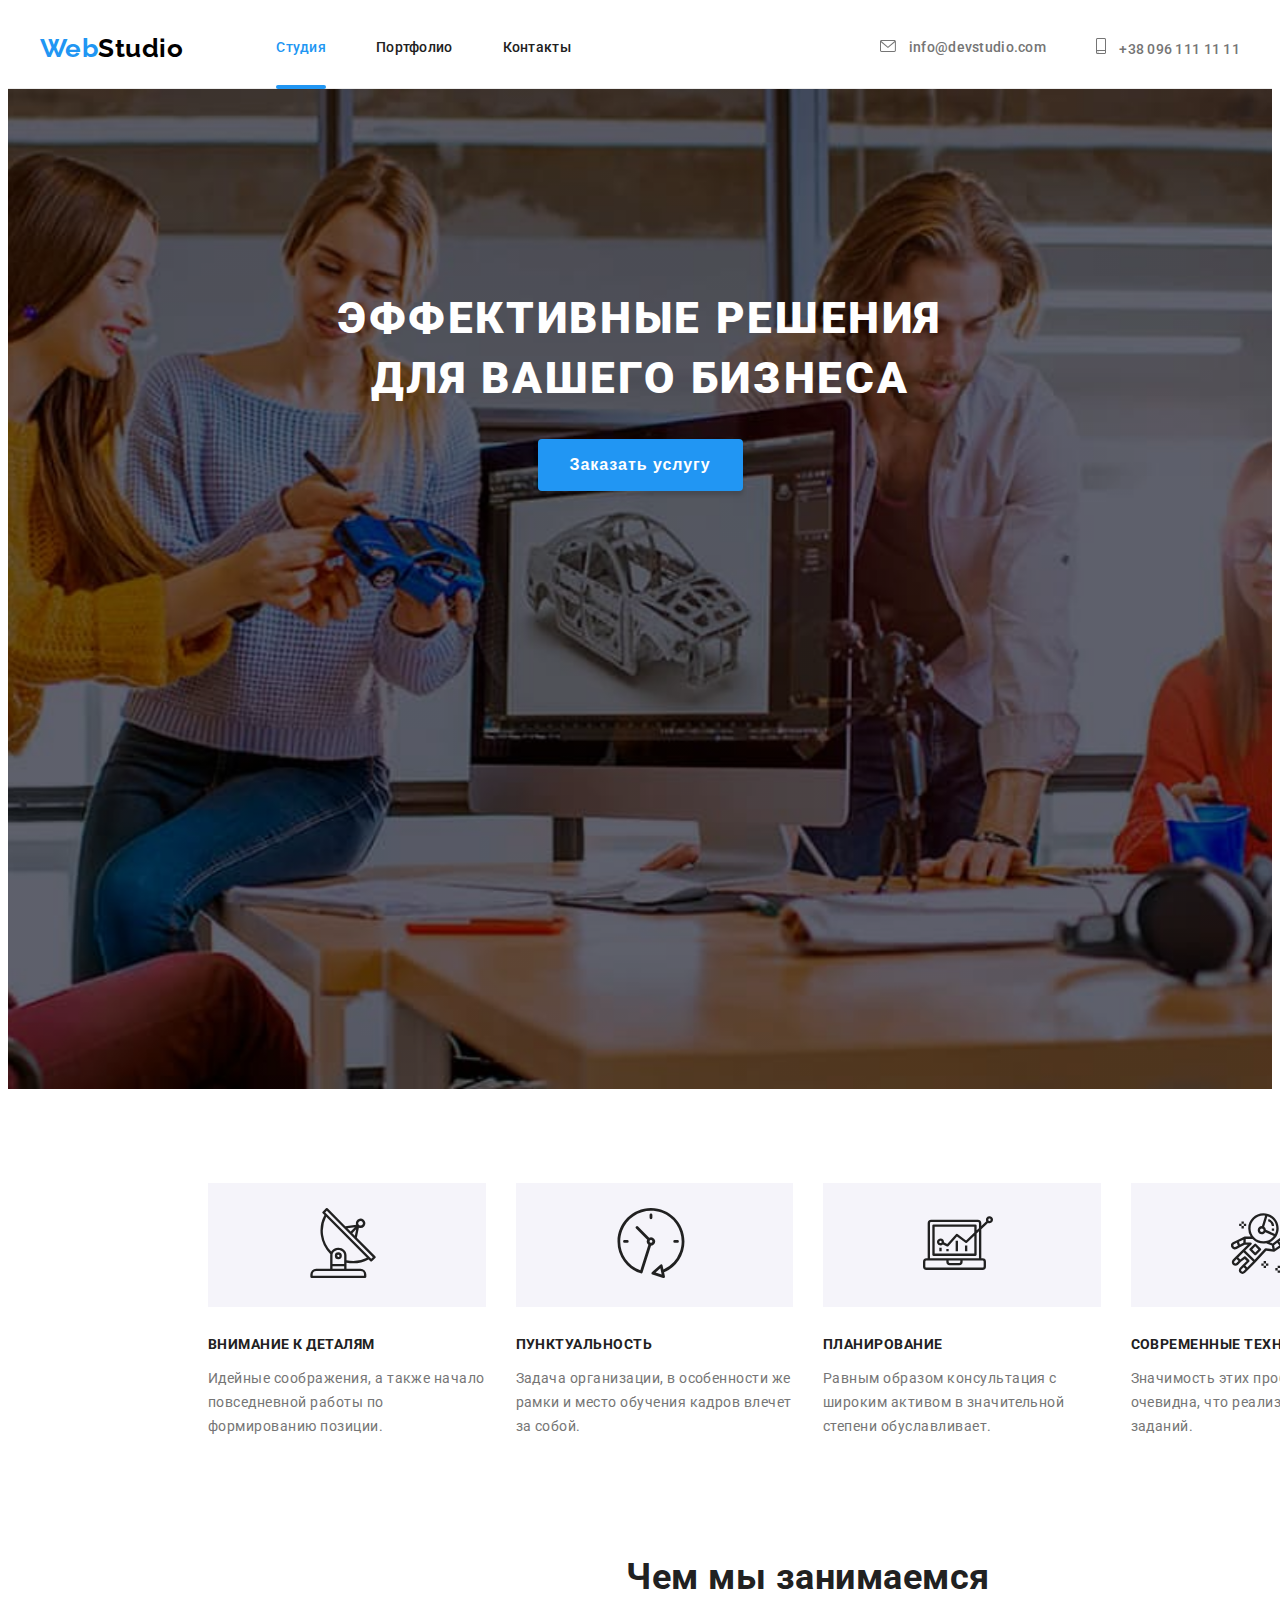
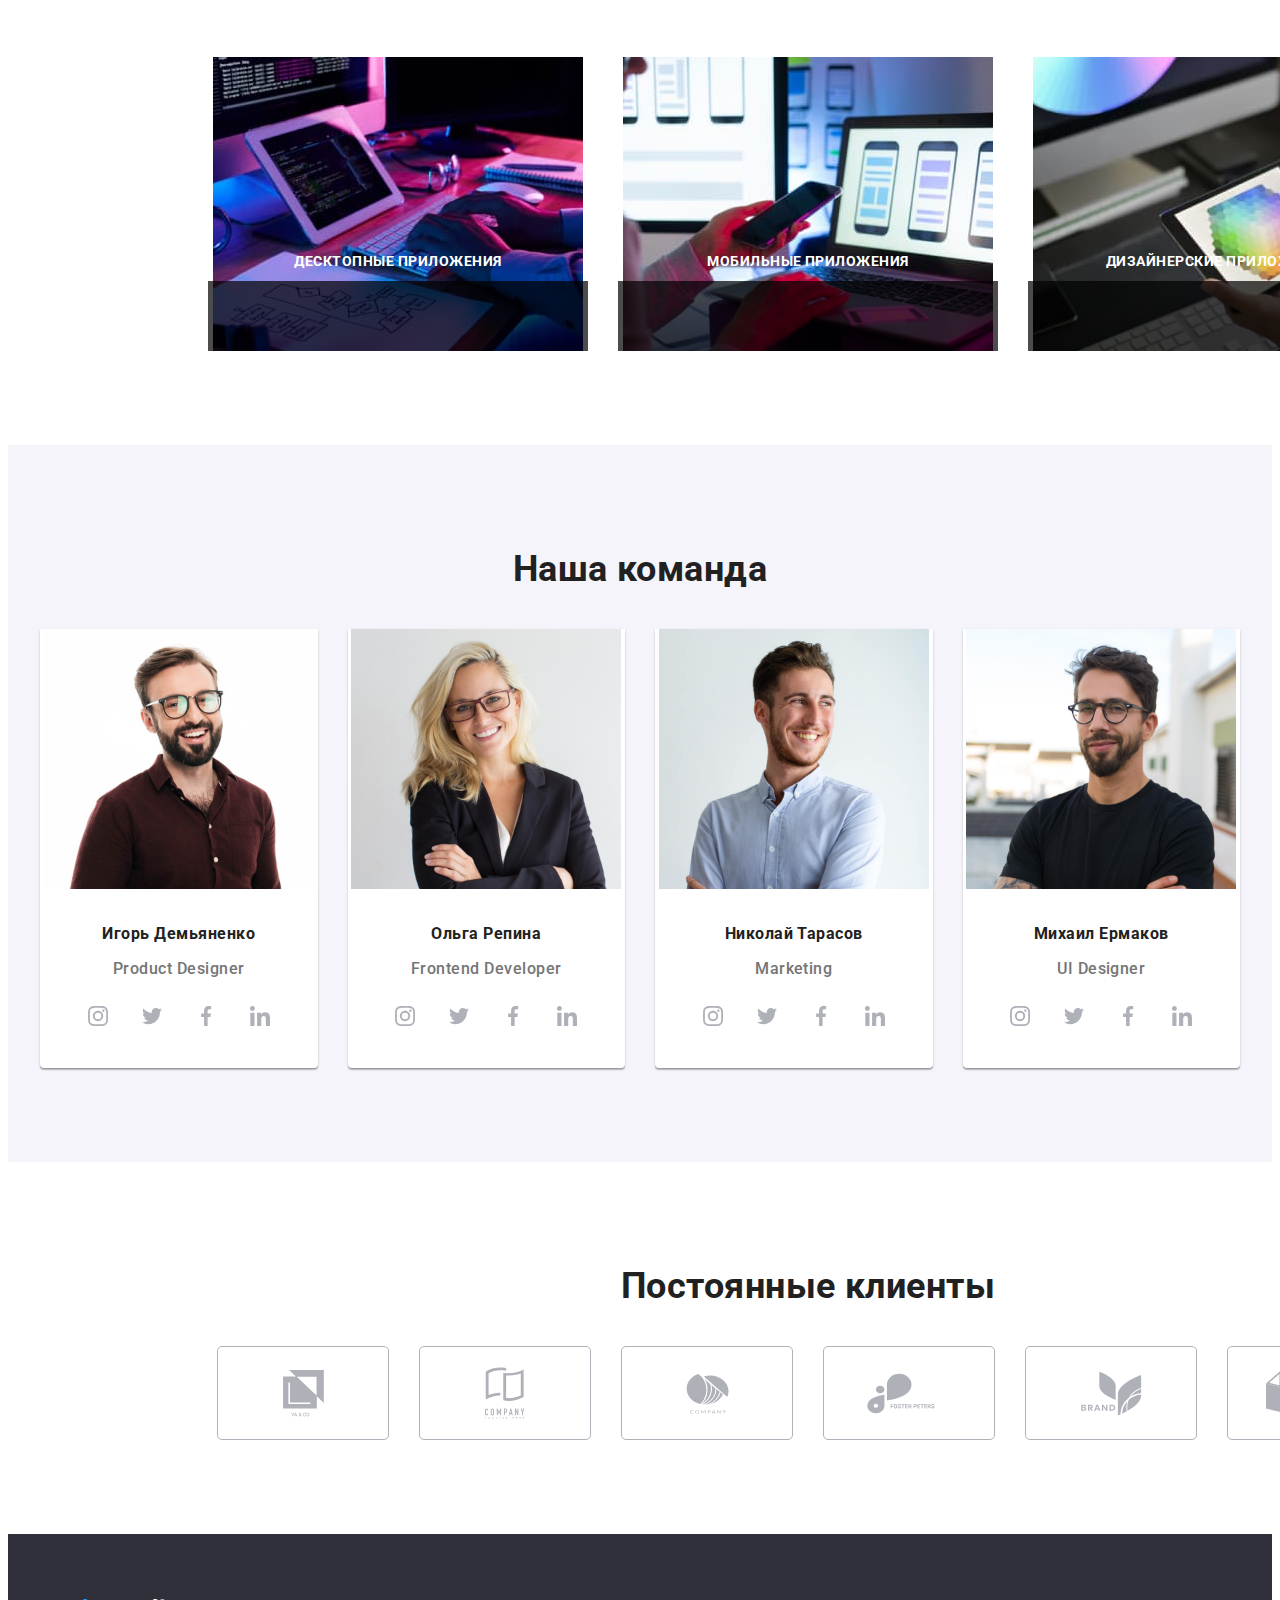
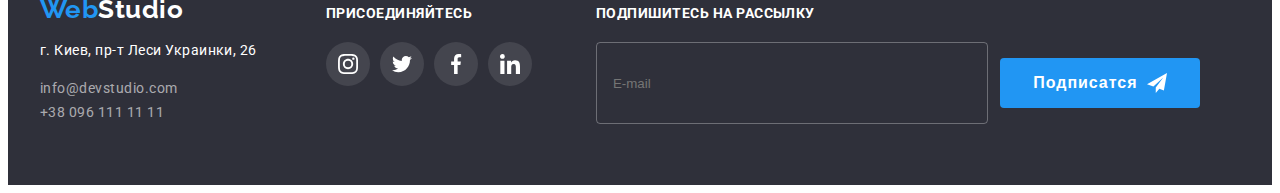
<file: index.html>
<!DOCTYPE html>
<html lang="ru">

<head>
    <meta charset="UTF-8">
    <meta http-equiv="X-UA-Compatible" content="IE=edge">
    <meta name="viewport" content="width=
    , initial-scale=1.0">
    <title>Моя первая робота</title>

    <link rel="stylesheet" href="https://cdnjs.cloudflare.com/ajax/libs/modern-normalize/1.0.0/modern-normalize.min.css"
        integrity="sha512-ISS7cAi1PEhQ8jnbJpJZMd29NlhNj4AWYyLOSp2CE/CsHxTCu+r+t0D2yoJudVrd0/8fTVPUVDzY5Tvli75u/g=="
        crossorigin="anonymous" />

    <link rel="preconnect" href="https://fonts.gstatic.com">
    <link
        href="https://fonts.googleapis.com/css2?family=Raleway:wght@700&family=Roboto:wght@400;500;700;900&display=swap"
        rel="stylesheet">

    <link rel="stylesheet" href="./css/styles.css">
</head>

<body>
    <header class="header">
        <div class="container header-nav">
            <nav class="main-site-nav">
                <a href="" class="link logo"><span class="logo-part">Web</span>Studio</a>
                <ul class="site-nav list">
                    <li class="site-nav-item"><a href="./index.html" class="site-nav-link current">Студия</a></li>
                    <li class="site-nav-item"><a href="./portfolio.html" class="site-nav-link">Портфолио</a></li>
                    <li class="site-nav-item"><a href="" class="site-nav-link">Контакты</a></li>
                </ul>
            </nav>
                             
            <ul class="contacts-nav list">

                <li class="contacts-nav-item">
                    <a href="mailto:info@devstudio.com" class="link contacts-nav-link">
                    <svg class="contacts-icon envelope-icon" width="16" height="12">
                        <use href="./images/symbol-defs.svg#icon-envelope"></use> 
                    </svg>                                  
                       info@devstudio.com</a>
                </li>


                <li class="contacts-nav-item">
                    <a href="tel:+380961111111" class="link contacts-nav-link">
                    <svg class="contacts-icon smartphone-icon" width="10" height="16">
                        <use href="./images/symbol-defs.svg#icon-smartphone"></use> 
                    </svg>               
                       +38 096 111 11 11</a>
                </li>
            </ul>
        </div>
    </header>
 
 
    <main>
        <!--Секция герой-->
        <section class="hero overlay">
            <div class="container">
                <h1 class="hero-title">Эффективные решения для вашего бизнеса</h1>
                <button type="button" class="hero-btn" data-modal-open>Заказать услугу</button>
            </div>
        </section>
        <!--Секция наши особенности-->
        <section class="section">
            <div class="container">
                <h2 class="visually-hidden">Особенности</h2>
                <ul class="features list">
                    <li class="features-item">
                        <div class="features-card">
                        <div class="features-thumb">
                            <svg class="features-icon" width="70px"  height="70px">
                            <use href="./images/symbol-defs.svg#icon-antenna"></use>
                            </svg>
                        </div>
                        <div class="features-card-content">
                             <h3 class="title">Внимание к деталям</h3>
                             <p class="features-paragraph">Идейные соображения, а также начало повседневной работы по
                            формированию позиции.</p>
                        </div>
                        </div>
                    </li>
                    <li class="features-item">
                        <div class="features-card">
                        <div class="features-thumb">
                            <svg class="features-icon" width="70px"  height="70px">
                            <use href="./images/symbol-defs.svg#icon-clock"></use>
                            </svg>
                        </div>
                        <div class="features-card-content">
                            <h3 class="title">Пунктуальность</h3>
                            <p class="features-paragraph">Задача организации, в особенности же рамки и место обучения
                            кадров
                            влечет за собой.</p>
                        </div>
                        </div>
                    </li>
                    <li class="features-item">
                        <div class="features-card">
                            <div class="features-thumb">
                            <svg class="features-icon" width="70px"  height="70px">
                            <use href="./images/symbol-defs.svg#icon-diagram"></use>
                            </svg>
                        </div>
                        <div class="features-card-content">
                            <h3 class="title">Планирование</h3>
                            <p class="features-paragraph">Равным образом консультация с широким активом в значительной
                            степени
                            обуславливает.
                        </p>
                        </div>
                        </div>
                    </li>
                    <li class="features-item">
                        <div class="features-card">
                        <div class="features-thumb">
                            <svg class="features-icon" width="70px"  height="70px">
                            <use href="./images/symbol-defs.svg#icon-astronaut"></use>
                            </svg>
                        </div>
                        <div class="features-card-content">
                            <h3 class="title">Современные технологии</h3>
                            <p class="features-paragraph">Значимость этих проблем настолько очевидна, что реализация
                            плановых
                            заданий.
                            </p>
                        </div>
                        </div>
                    </li>
                </ul>
            </div>
        </section>
        <!--Секция наши услуги-->
        <section class="section services-section">
            <div class="services container">
                <h2 class="services-title section-title">Чем мы занимаемся</h2>
                <ul class="services-ul list">
                    <li class="services-ul-item">
                    <div class="services-thumb">
                        <img src="./images/Examples/keyboard.jpg" alt="клавіатура" width="370">
                        <div class="services-text-container">
                        <p class="services-text">Десктопные приложения</p>
                        </div>
                    </div>
                    </li>
                    <li class="services-ul-item">
                    <div class="services-thumb">
                        <img src="./images/Examples/notebook.jpg" alt="ноутбук" width="370">
                        <div class="services-text-container">
                        <p class="services-text">Мобильные приложения</p>
                        </div>
                    </div>
                    </li>                    
                    <li class="services-ul-item">
                    <div class="services-thumb">
                        <img src="./images/Examples/tablet.jpg" alt="планшет" width="370">
                        <div class="services-text-container">
                        <p class="services-text">Дизайнерские приложения</p>
                        </div>
                    </div>
                    </li>
                </ul>
            </div>
        </section>
        <!--Секция наши сотрудники-->
        <section class="team section">
            <div class="container">
                <h2 class="section-title">Наша команда</h2>
                <ul class="our-team list">
                                      
                    <li class="team-list-item">
                        <img src="./images/our_team/IgorD.jpg" alt="Игорь Демьяненко" width="270">
                        <div class="team-list-content">
                            <h3 class="team-mamber">Игорь Демьяненко</h3>
                            <p class="team-list-text">Product Designer</p>
                        </div>
                                                                 
                        <ul class="socials-container list">
                            
                            <li class="social-link-item">
                                <a class="link social-link" href="" target="_blank" rel="noopener noreferrer">
                                <svg class="icon-social" width="20px"  height="20px">
                                <use href="./images/symbol-defs.svg#icon-instagram"></use>
                                </svg>
                            </a>
                            </li>                                                 
                            <li class="social-link-item">
                                <a class="link social-link" href="" target="_blank" rel="noopener noreferrer">
                                <svg class="icon-social" width="20px"  height="20px">
                                <use href="./images/symbol-defs.svg#icon-twitter"></use>
                                </svg>
                            </a>
                            </li>                        
                            <li class="social-link-item">
                                <a class="link social-link" href="" target="_blank" rel="noopener noreferrer">
                                <svg class="icon-social" width="20px"  height="20px">
                                <use href="./images/symbol-defs.svg#icon-facebook"></use>
                                </svg>
                            </a>
                            </li>                        
                            <li class="social-link-item">
                                <a class="link social-link" href="" target="_blank" rel="noopener noreferrer">
                                <svg class="icon-social" width="20px"  height="20px">
                                <use href="./images/symbol-defs.svg#icon-linkedin"></use>
                                </svg>
                            </a>                                                
                        </li>            
                    </ul>            
                    </li>                  
                  
                    <li class="team-list-item">
                        <img src="./images/our_team/OlgaR.jpg" alt="Ольга Репина" width="270">
                        <div class="team-list-content">
                            <h3 class="team-mamber">Ольга Репина</h3>
                            <p class="team-list-text">Frontend Developer</p>
                        </div>
                        <ul class="socials-container list">                            
                            <li class="social-link-item">
                                <a class="link social-link" href="" target="_blank" rel="noopener noreferrer">
                                <svg class="icon-social" width="20px"  height="20px">
                                <use href="./images/symbol-defs.svg#icon-instagram"></use>
                                </svg>
                            </a>
                            </li>                 
                            <li class="social-link-item">
                                <a class="link social-link" href="" target="_blank" rel="noopener noreferrer">
                                <svg class="icon-social" width="20px"  height="20px">
                                <use href="./images/symbol-defs.svg#icon-twitter"></use>
                                </svg>
                            </a>
                            </li>                   
                            <li class="social-link-item">
                                <a class="link social-link" href="" target="_blank" rel="noopener noreferrer">
                                <svg class="icon-social" width="20px"  height="20px">
                                <use href="./images/symbol-defs.svg#icon-facebook"></use>
                                </svg>
                            </a>
                            </li>                  
                            <li class="social-link-item">
                                <a class="link social-link" href="" target="_blank" rel="noopener noreferrer">
                                <svg class="icon-social" width="20px"  height="20px">
                                <use href="./images/symbol-defs.svg#icon-linkedin"></use>
                                </svg>
                            </a>                                                
                        </li>            
                    </ul>            
                    </li>

                    <li class="team-list-item">
                        <img src="./images/our_team/NikolayT.jpg" alt="Николай Тарасов" width="270">
                        <div class="team-list-content">
                            <h3 class="team-mamber">Николай Тарасов</h3>
                            <p class="team-list-text">Marketing</p>
                        </div>
                       <ul class="socials-container list">                            
                            <li class="social-link-item">
                                <a class="link social-link" href="" target="_blank" rel="noopener noreferrer">
                                <svg class="icon-social" width="20px"  height="20px">
                                <use href="./images/symbol-defs.svg#icon-instagram"></use>
                                </svg>
                            </a>
                            </li>                 
                            <li class="social-link-item">
                                <a class="link social-link" href="" target="_blank" rel="noopener noreferrer">
                                <svg class="icon-social" width="20px"  height="20px">
                                <use href="./images/symbol-defs.svg#icon-twitter"></use>
                                </svg>
                            </a>
                            </li>                  
                            <li class="social-link-item">
                                <a class="link social-link" href="" target="_blank" rel="noopener noreferrer">
                                <svg class="icon-social" width="20px"  height="20px">
                                <use href="./images/symbol-defs.svg#icon-facebook"></use>
                                </svg>
                            </a>
                            </li>                    
                            <li class="social-link-item">
                                <a class="link social-link" href="" target="_blank" rel="noopener noreferrer">
                                <svg class="icon-social" width="20px"  height="20px">
                                <use href="./images/symbol-defs.svg#icon-linkedin"></use>
                                </svg>
                            </a>                                                
                        </li>            
                    </ul>     
                    </li>

                    <li class="team-list-item">
                        <img src="./images/our_team/MikeE.jpg" alt="Михаил Ермаков" width="270">
                        <div class="team-list-content">
                            <h3 class="team-mamber">Михаил Ермаков</h3>
                            <p class="team-list-text">UI Designer</p>
                        </div>
                        <ul class="socials-container list">                            
                            <li class="social-link-item">
                                <a class="link social-link" href="" target="_blank" rel="noopener noreferrer">
                                <svg class="icon-social" width="20px"  height="20px">
                                <use href="./images/symbol-defs.svg#icon-instagram"></use>
                                </svg>
                            </a>
                            </li>               
                            <li class="social-link-item">
                                <a class="link social-link" href="" target="_blank" rel="noopener noreferrer">
                                <svg class="icon-social" width="20px"  height="20px">
                                <use href="./images/symbol-defs.svg#icon-twitter"></use>
                                </svg>
                            </a>
                            </li>              
                            <li class="social-link-item">
                                <a class="link social-link" href="" target="_blank" rel="noopener noreferrer">
                                <svg class="icon-social" width="20px"  height="20px">
                                <use href="./images/symbol-defs.svg#icon-facebook"></use>
                                </svg>
                            </a>
                            </li>                 
                            <li class="social-link-item">
                                <a class="link social-link" href="" target="_blank" rel="noopener noreferrer">
                                <svg class="icon-social" width="20px"  height="20px">
                                <use href="./images/symbol-defs.svg#icon-linkedin"></use>
                                </svg>
                            </a>                                                
                        </li>            
                    </ul>           
                    </li>
                </ul>
            </div>
        </section>
        <!-- Наши клиенты -->
        <section class="section">
            <div class="container our-clients">

                <h2 class="section-title">Постоянные клиенты</h2>
                <ul class="list clients-list">
                    
                    <li class="clients-list-item">
                        <a class="client-link link" href="" target="_blank" rel="noopener noreferrer">                        
                            <svg class="client-icon" width="41" height="46.7">
                            <use href="./images/symbol-defs.svg#icon-group1"></use>
                            </svg>
                        </a>                        
                    </li>

                    <li class="clients-list-item">                        
                        <a class="client-link link" href="" target="_blank" rel="noopener noreferrer">
                            <svg class="client-icon" width="40" height="52">
                            <use href="./images/symbol-defs.svg#icon-group2"></use>
                            </svg>
                        </a>                        
                    </li>

                    <li class="clients-list-item">
                        <a class="client-link link" href="" target="_blank" rel="noopener noreferrer">
                            <svg class="client-icon" width="43" height="41">
                            <use href="./images/symbol-defs.svg#icon-group3"></use>
                            </svg>
                        </a>                        
                    </li>

                    <li class="clients-list-item">
                        <a class="client-link link" href="" target="_blank" rel="noopener noreferrer">
                            <svg class="client-icon" width="84" height="41">
                            <use href="./images/symbol-defs.svg#icon-group4"></use>
                            </svg>
                        </a>                        
                    </li>

                    <li class="clients-list-item">
                        <a class="client-link link" href="" target="_blank" rel="noopener noreferrer">
                            <svg class="client-icon" width="63" height="45">
                            <use href="./images/symbol-defs.svg#icon-group5"></use>
                            </svg>
                        </a>
                    </li>  

                    <li class="clients-list-item">
                            <a class="client-link link" href="" target="_blank" rel="noopener noreferrer">
                            <svg class="client-icon" width="94" height="45">
                            <use href="./images/symbol-defs.svg#icon-group6"></use>
                            </svg>
                        </a>
                    </li>
                </ul>
            </div>
        </section>  
        <!-- модальное окно -->
        <div class="backdrop is-hidden" data-modal>
            <div class="modal">
                
                <button class="modal-btn" data-modal-close>
                    <svg class="modal-icon" width="18" height="18">
                    <use href="./images/symbol-defs.svg#icon-modal-close"></use>
                    </svg></button>

            
                <form class="form">

                    <h2 class="form-title">Оставьте свои данные, мы вам перезвоним</h2>

                    <div class="form-field">
                    <label class="form-label" for="name">Имя</label>
                    <svg class="icon-label" width="20px"  height="20px">
                    <use href="./images/symbol-defs.svg#icon-person"></use>
                    </svg>
                    <input class="form-input" type="text" name="user-name" id="name" autocomplete="off"/>
                    </div>

                    <div class="form-field">
                    <label class="form-label" for="tel">Телефон</label>
                    <svg class="icon-label" width="20px"  height="20px">
                    <use href="./images/symbol-defs.svg#icon-phone"></use>
                    </svg>
                    <input class="form-input" type="tel" name="phone-number" id="tel"/>
                    </div>
                   
                    <div class="form-field">
                    <label class="form-label" for="mail">Почта</label>
                    <svg class="icon-label" width="20px"  height="20px">
                    <use href="./images/symbol-defs.svg#icon-email"></use>
                    </svg>                                    
                    <input class="form-input" type="email" name="email" id="mail"/>
                    </div>

                    <div class="form-field">
                    <label class="form-label" for="comment">Комментарий</label>
                    <textarea class="form-input form-textarea " name="comment" id="comment" rows="10" placeholder="Введите текст"></textarea>
                    </div>

                    <div class="licens">
                    <input class="form-checkbox visually-hidden" type="checkbox" name="agreement" id="comfirm"/>
                    <label class="licens-label" for="comfirm">Соглашаюсь с рассылкой и принимаю <a href="" class="licens-link">Условия договора</a></label>
                    </div>

                    <button type="submit" class="submit-button">Отправить</button>

                </form>

            </div>
        </div>
    </main>
    <footer class="footer">
        <div class="container footer-container">

            <div class="first-footer-block">
            <a href="./index.html" class="footer-logo link"><span class="logo-part">Web</span>Studio</a>
            <address>
                <p class=address>г. Киев, пр-т Леси Украинки, 26</p>
                <ul class="contact list">
                    <li><a href="mailto:info@devstudio.com" class="link footer-link">info@devstudio.com</a></li>
                    <li><a href="tel:+380961111111" class="link footer-link">+38 096 111 11 11</a></li>
                </ul>
            </address>
            </div>


            <div class="second-footer-block">
            <h2 class="footer-title">Присоединяйтесь</h2>
            <ul class="socials-footer-list list">
                <li class="social-footer-item">
                    <a href="" class="social-footer-link" target="_blank" rel="noopener noreferrer">
                    <svg class="social-footer-icon" width="20px"  height="20px">
                    <use href="./images/symbol-defs.svg#icon-instagram"></use>
                    </svg>
                </a>
                </li>
                <li class="social-footer-item">
                    <a href="" class="social-footer-link" target="_blank" rel="noopener noreferrer">
                    <svg class="social-footer-icon" width="20px"  height="20px">
                    <use href="./images/symbol-defs.svg#icon-twitter"></use>
                    </svg>
                </a>
                </li>
                <li class="social-footer-item">
                    <a href="" class="social-footer-link" target="_blank" rel="noopener noreferrer">
                    <svg class="social-footer-icon" width="20px"  height="20px">
                    <use href="./images/symbol-defs.svg#icon-facebook"></use>
                    </svg>
                </a>
                </li>
                <li class="social-footer-item">
                    <a href="" class="social-footer-link" target="_blank" rel="noopener noreferrer">
                    <svg class="social-footer-icon" width="20px"  height="20px">
                    <use href="./images/symbol-defs.svg#icon-linkedin"></use>
                    </svg>
                </a>
                </li>
             </ul>   
            </div>  
            
            
            <form class="form-footer">
                
                <label class="footer-label" for="mail">Подпишитесь на рассылку</label>
                
                <div class="subscribe-area">
                
                <input class="subscribe-mail" type="email" name="e-mail" id="mail-subscribe" placeholder="E-mail" autocomplete="off"/>
               
                <button type="submit" class="subscribe-button">Подписатся
                    <svg class="icon-subscribe" width="20px"  height="20px">
                    <use href="./images/symbol-defs.svg#icon-send"></use>
                    </svg>
                </button>
               
                </div>
            </form>
        
        </div>
    </footer>
    <!--modal script  -->
    <script src="./js/modal.js"></script>

</body>



</html>
</file>
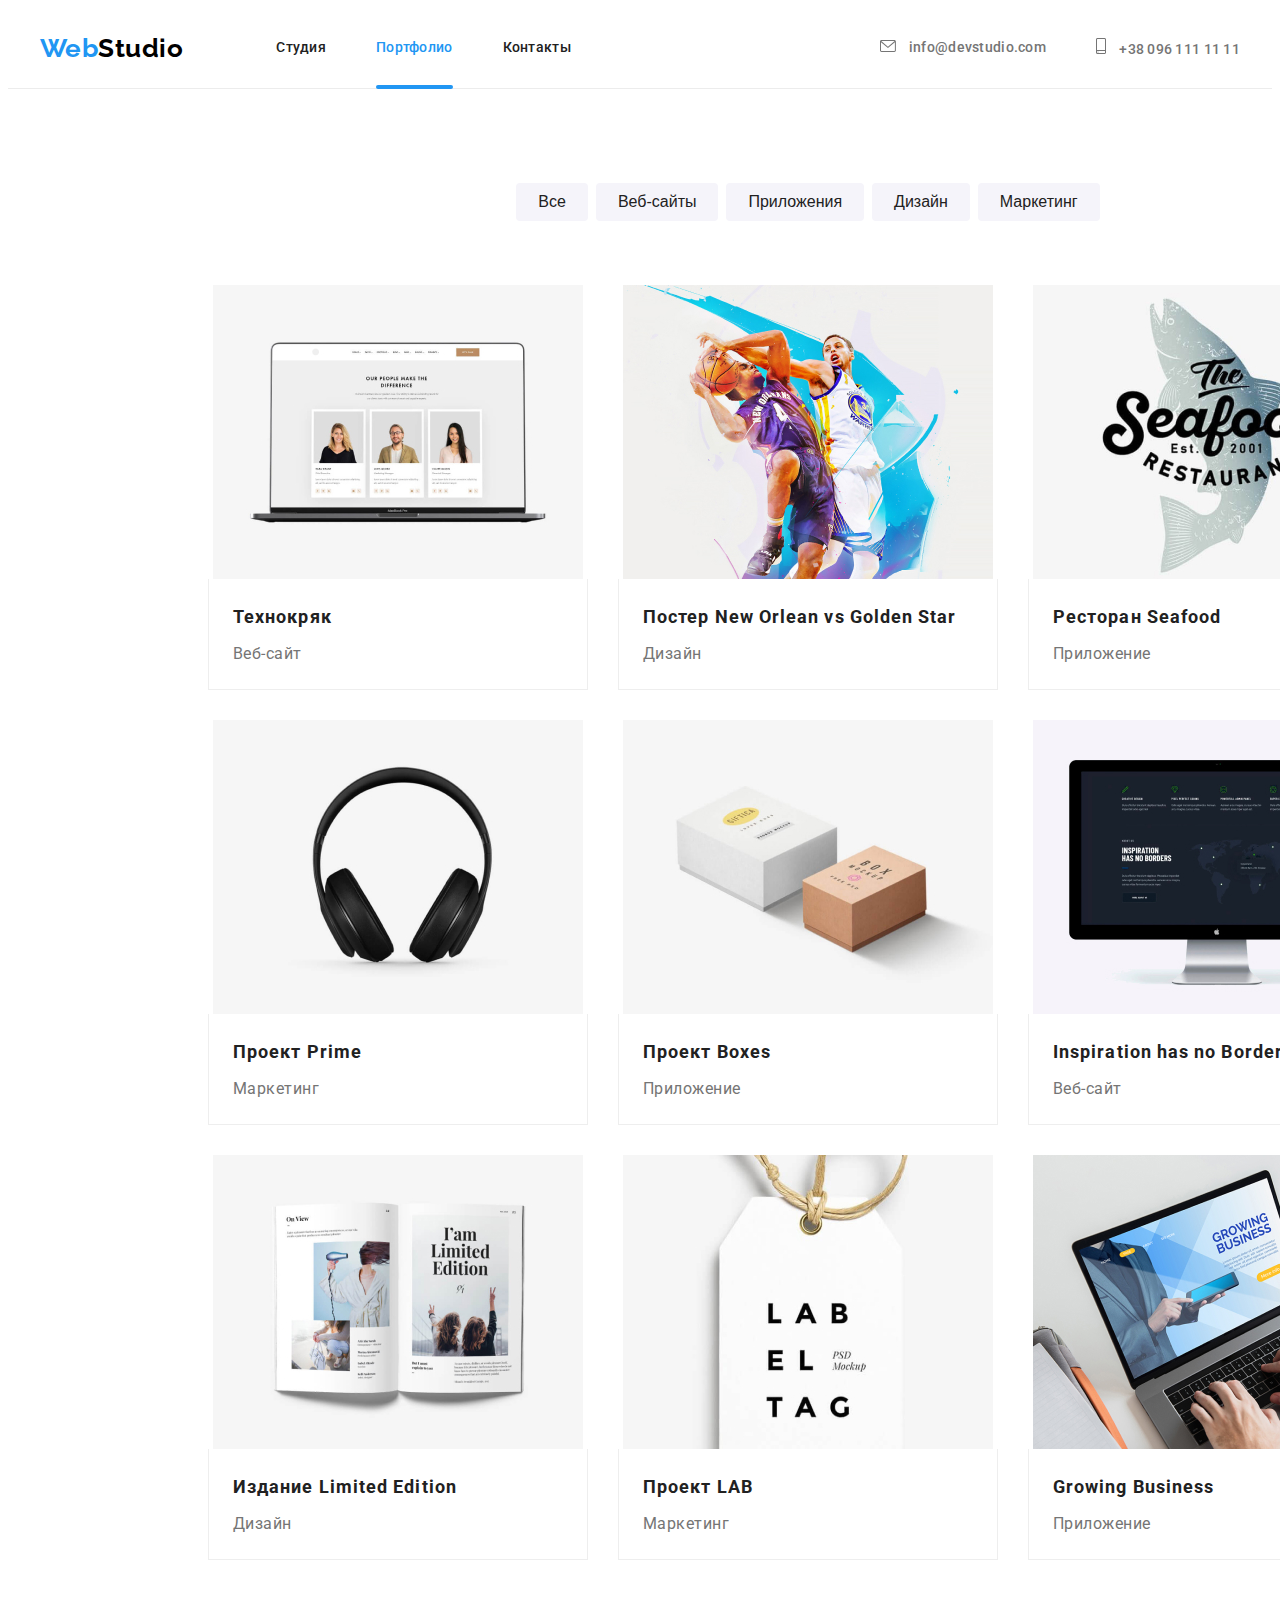
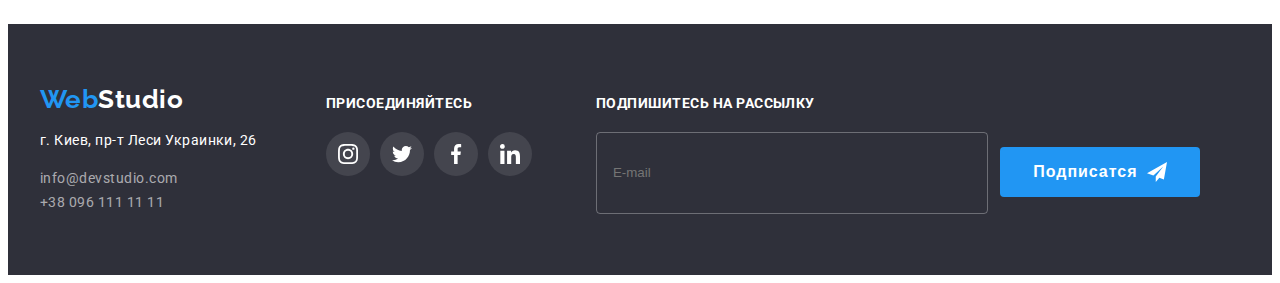
<file: portfolio.html>
<!DOCTYPE html>
<html lang="ru">

<head>
    <meta charset="UTF-8">
    <meta http-equiv="X-UA-Compatible" content="IE=edge">
    <meta name="viewport" content="width=
    , initial-scale=1.0">
    <title>Портфолио</title>
    <link rel="stylesheet" href="https://cdnjs.cloudflare.com/ajax/libs/modern-normalize/1.0.0/modern-normalize.min.css"
        integrity="sha512-ISS7cAi1PEhQ8jnbJpJZMd29NlhNj4AWYyLOSp2CE/CsHxTCu+r+t0D2yoJudVrd0/8fTVPUVDzY5Tvli75u/g=="
        crossorigin="anonymous" />

    <link rel="preconnect" href="https://fonts.gstatic.com">
    <link
        href="https://fonts.googleapis.com/css2?family=Raleway:wght@700&family=Roboto:wght@400;500;700;900&display=swap"
        rel="stylesheet">
    <link rel="stylesheet" href="./css/styles.css">
</head>

<body>
    <header class="header">
        <div class="container header-nav">
            <nav class="main-site-nav">
                <a href="./index.html" class="link logo"><span class="logo-part">Web</span>Studio</a>
                <ul class="site-nav list">
                    <li class="site-nav-item"><a href="./index.html" class="site-nav-link">Студия</a></li>
                    <li class="site-nav-item"><a href="./portfolio.html" class="site-nav-link current">Портфолио</a>
                    </li>
                    <li class="site-nav-item"><a href="" class="site-nav-link">Контакты</a></li>
                </ul>
            </nav>
            <ul class="contacts-nav list">

                <li class="contacts-nav-item">
                    <a href="mailto:info@devstudio.com" class="link contacts-nav-link">
                    <svg class="contacts-icon envelope-icon" width="16" height="12">
                        <use href="./images/symbol-defs.svg#icon-envelope"></use> 
                    </svg>                                  
                       info@devstudio.com</a>
                </li>


                <li class="contacts-nav-item">
                    <a href="tel:+380961111111" class="link contacts-nav-link">
                    <svg class="contacts-icon smartphone-icon" width="10" height="16">
                        <use href="./images/symbol-defs.svg#icon-smartphone"></use> 
                    </svg>               
                       +38 096 111 11 11</a>
                </li>
            </ul>

        </div>
    </header>
    <main>
        <section class="section">
            <div class="container">
                <h1 class="visually-hidden">Портфолио</h1>
                <!--Кнопки фильтра-->
                <ul class="filter list">
                    <li class="filter-li"><button type="button" class="filter-item">Все</button></li>
                    <li class="filter-li"><button type="button" class="filter-item">Веб-сайты</button></li>
                    <li class="filter-li"><button type="button" class="filter-item">Приложения</button></li>
                    <li class="filter-li"><button type="button" class="filter-item">Дизайн</button></li>
                    <li class="filter-li"><button type="button" class="filter-item">Маркетинг</button></li>
                </ul>

                <!--Портфолио-->

                <ul class="examples list">
                    
                    <li class="examples-item">
                        <a href="" class="link portfolio-link">
                        <div class="card">
                            <div class="card-thumb">
                                <img src="./images/portfolio/texnokrjak.jpg" alt="Ноутбук"
                                width="370">
                                <div class="overlay-card">
                                <p class="overlay-text">Технокряк это современная площадка распространения коронавируса. Компании используют эту платформу для цифрового шпионажа и атак на защищённые сервера конкурентов.</p>
                                </div>                        
                             </div>
                            <div class="card-content">
                                <h2 class="example">Технокряк</h2>
                                <p class="card-text">Веб-сайт</p>
                            </div>
                        </div>
                        </a>
                    </li>
                    
                    <li class="examples-item">
                        <a href="" class="link portfolio-link">
                        <div class="card">
                            <div class="card-thumb">
                                <img src="./images/portfolio/sport-star.jpg" alt="баскетболисты" width="370">
                                <div class="overlay-card">
                                <p class="overlay-text">Lorem ipsum dolor sit, amet consectetur adipisicing elit. Ipsa incidunt dolor placeat totam reprehenderit. Est nostrum exercitationem quas possimus magnam repudiandae quaerat. Quasi, ducimus.</p>
                                </div>  
                            </div>
                            <div class="card-content">
                                <h2 class="example">Постер New Orlean vs Golden Star</h2>
                                <p class="card-text">Дизайн</p>
                            </div>
                        </div>
                    </a>
                    </li>

                    <li class="examples-item">
                        <a href="" class="link portfolio-link">
                        <div class="card">
                            <div class="card-thumb">
                                <img src="./images/portfolio/seafood.jpg" alt="постер ресторана" width="370">
                                <div class="overlay-card">
                                <p class="overlay-text">Lorem, ipsum dolor sit amet consectetur adipisicing elit. Assumenda, enim!</p>
                                </div>  
                            </div>
                            <div class="card-content">
                                <h2 class="example">Ресторан Seafood</h2>
                                <p class="card-text">Приложение</p>
                            </div>
                        </div>
                    </a>
                    </li>

                    <li class="examples-item">
                        <a href="" class="link portfolio-link">
                        <div class="card">
                            <div class="card-thumb">
                                <img src="./images/portfolio/prime.jpg" alt="наушники" width="370">
                                <div class="overlay-card">
                                <p class="overlay-text">Lorem ipsum dolor sit amet consectetur adipisicing elit. Architecto atque natus vel corporis similique libero nostrum esse aliquam, delectus amet quo eius dolorum!</p>
                                </div>  
                            </div>
                            <div class="card-content">
                                <h2 class="example">Проект Prime</h2>
                                <p class="card-text">Маркетинг</p>
                            </div>
                        </div>
                    </a>
                    </li>

                    <li class="examples-item">
                        <a href="" class="link portfolio-link">
                        <div class="card">
                            <div class="card-thumb"> 
                                <img src="./images/portfolio/boxes.jpg" alt="две коробки" width="370">
                                <div class="overlay-card">
                                <p class="overlay-text">Lorem ipsum dolor sit amet consectetur, adipisicing elit. Harum impedit molestias saepe hic!</p>
                                </div>  
                            </div>
                            <div class="card-content">
                                <h2 class="example">Проект Boxes</h2>
                                <p class="card-text">Приложение</p>
                            </div>
                        </div>
                    </a>
                    </li>

                    <li class="examples-item">
                        <a href="" class="link portfolio-link">
                        <div class="card">
                            <div class="card-thumb">
                                <img src="./images/portfolio/inspiration.jpg" alt="монитор" width="370">
                                <div class="overlay-card">
                                <p class="overlay-text">Lorem ipsum dolor sit amet consectetur adipisicing elit. Nihil recusandae, distinctio quia quibusdam eius hic ducimus. Magni vel ab recusandae autem aliquam accusantium dicta quaerat?</p>
                                </div>  
                            </div>
                            <div class="card-content">
                                <h2 class="example">Inspiration has no Borders</h2>
                                <p class="card-text">Веб-сайт</p>
                            </div>
                        </div>
                    </a>
                    </li>

                    <li class="examples-item">
                        <a href="" class="link portfolio-link">
                        <div class="card">
                            <div class="card-thumb">
                                <img src="./images/portfolio/limited-addition.jpg" alt="книга" width="370">
                                <div class="overlay-card">
                                <p class="overlay-text">Lorem ipsum dolor sit amet consectetur adipisicing elit. Recusandae fugit, porro veritatis voluptates quia expedita? Odit, dicta voluptate. Facere accusamus repudiandae neque! Dolorum, amet cum?</p>
                                </div>  
                            </div>
                            <div class="card-content">
                                <h2 class="example">Издание Limited Edition</h2>
                                <p class="card-text">Дизайн</p>
                            </div>
                        </div>
                    </a>
                    </li>

                    <li class="examples-item">
                        <a href="" class="link portfolio-link">
                        <div class="card">
                            <div class="card-thumb"> 
                                <img src="./images/portfolio/lab.jpg" alt="етикетка" width="370">
                                <div class="overlay-card">
                                <p class="overlay-text"> Lorem ipsum dolor sit amet consectetur adipisicing elit. Eos obcaecati architecto molestiae temporibus quos quaerat? </p>
                                </div>  
                            </div>
                            <div class="card-content">
                                <h2 class="example">Проект LAB</h2>
                                <p class="card-text">Маркетинг</p>
                            </div>
                        </div>
                    </a>
                    </li>

                    <li class="examples-item">
                        <a href="" class="link portfolio-link">
                        <div class="card">
                            <div class="card-thumb">
                                <img src="./images/portfolio/bussines.jpg" alt="человек за ноубуком" width="370">
                                <div class="overlay-card">
                                <p class="overlay-text">Lorem ipsum dolor sit amet consectetur adipisicing elit. Corrupti quibusdam laudantium ad placeat maiores quisquam nemo sapiente recusandae.</p>
                                </div>  
                            </div>
                            <div class="card-content">
                                <h2 class="example">Growing Business</h2>
                                <p class="card-text">Приложение</p>
                            </div>
                        </div>
                        </a>
                    </li>

                </ul>
            </div>
        </section>
    </main>
    <footer class="footer">
        <div class="container footer-container">

            <div class="first-footer-block">
            <a href="./index.html" class="footer-logo link"><span class="logo-part">Web</span>Studio</a>
            <address>
                <p class=address>г. Киев, пр-т Леси Украинки, 26</p>
                <ul class="contact list">
                    <li><a href="mailto:info@devstudio.com" class="link footer-link">info@devstudio.com</a></li>
                    <li><a href="tel:+380961111111" class="link footer-link">+38 096 111 11 11</a></li>
                </ul>
            </address>
            </div>


            <div class="second-footer-block">
            <h2 class="footer-title">Присоединяйтесь</h2>
            <ul class="socials-footer-list list">
                <li class="social-footer-item">
                    <a href="" class="social-footer-link" target="_blank" rel="noopener noreferrer">
                    <svg class="social-footer-icon" width="20px"  height="20px">
                    <use href="./images/symbol-defs.svg#icon-instagram"></use>
                    </svg>
                </a>
                </li>
                <li class="social-footer-item">
                    <a href="" class="social-footer-link" target="_blank" rel="noopener noreferrer">
                    <svg class="social-footer-icon" width="20px"  height="20px">
                    <use href="./images/symbol-defs.svg#icon-twitter"></use>
                    </svg>
                </a>
                </li>
                <li class="social-footer-item">
                    <a href="" class="social-footer-link" target="_blank" rel="noopener noreferrer">
                    <svg class="social-footer-icon" width="20px"  height="20px">
                    <use href="./images/symbol-defs.svg#icon-facebook"></use>
                    </svg>
                </a>
                </li>
                <li class="social-footer-item">
                    <a href="" class="social-footer-link" target="_blank" rel="noopener noreferrer">
                    <svg class="social-footer-icon" width="20px"  height="20px">
                    <use href="./images/symbol-defs.svg#icon-linkedin"></use>
                    </svg>
                </a>
                </li>
             </ul>   
            </div> 
            
            <form class="form-footer">
                
                <label class="footer-label" for="mail">Подпишитесь на рассылку</label>
                
                <div class="subscribe-area">
                
                <input class="subscribe-mail" type="email" name="e-mail" id="mail-subscribe" placeholder="E-mail" autocomplete="off"/>
               
                <button type="submit" class="subscribe-button">Подписатся
                    <svg class="icon-subscribe" width="20px"  height="20px">
                    <use href="./images/symbol-defs.svg#icon-send"></use>
                    </svg>
                </button>
               
                </div>
            </form>
            
        </div>
    </footer>
</body>

</html>
</file>
<file: css/styles.css>
:root {
  --main-background-color: #e5e5e5;
  --body-background-color: #ffffff;
  --second-background-color: #2f303a;
  --accent-background-color: #f5f4fa;
  --background-color-socials: rgba(255, 255, 255, 0.1);
  --overlay-background-color: rgba(33, 150, 243, .9);
  --carrent-link-hover: rgba(33, 150, 243, 1);


  --border-color: #eeeeee;
  --second-border-color: #AFB1B8;
  --header-border-color: #ececec;
  --shadow: 0px 1px 3px rgba(0, 0, 0, 0.12), 0px 1px 1px rgba(0, 0, 0, 0.14),
    0px 2px 1px rgba(0, 0, 0, 0.2);

  --main-logo-color: #000000;
  --primary-text-color: #757575;
  --title-text-color: #212121;
  --accent-text-color: #2196f3;
  --second-text-accent-color: #ffffff;
  --footer-contacts-color: rgba(255, 255, 255, .6);

  --font-main: "Roboto", sans-serif;
  --font-second: "Raleway";
}

body {
  background-color: var(--body-background-color);
  color: var(--primary-text-color);
  font-family: var(--font-main);
  font-weight: 500;
  letter-spacing: 0.03em;
  
}

/* утиліти */

img {
  margin-right: auto;
  margin-left: auto;
  display: block;
  max-width: 100%;
  height: auto;
}

.list {
  list-style: none;
  margin: 0;
  padding: 0;
}

.link {
  text-decoration: none;
  font-style: normal;
  font-weight: 400;
  font-size: 14px;
  line-height: 1.71;
  color: var(--second-border-color);
}

h2,
h3 {
  margin-top: 0;
}

/* section titles */
.section-title {
  color: var(--title-text-color);

  font-weight: 700;
  font-size: 36px;
  line-height: 1.67;
  text-align: center;
}

/* section titles hidden */
.visually-hidden {
  position: absolute;
  width: 1px;
  height: 1px;
  border: 0;
  margin: -1px;
  padding: 0;
  clip: rect(0 0 0 0);
  overflow: hidden;
}

/* SECTIONS AND CONTAINERS */

.section {
  width: 1600px;
  padding-top: 94px;
  padding-bottom: 94px;
  margin-top: 0;
  margin-bottom: 0;
  margin-left: auto;
  margin-right: auto;
}
.container {
  padding-right: 15px;
  padding-left: 15px;
  width: 1200px;
  margin-right: auto;
  margin-left: auto;
}

/* HEADER */

.header {
  border-bottom: 1px solid var(--header-border-color);
}
.header-nav {
  display: flex;
  align-items: center;
}

/* logo style */

.logo,
.footer-logo {
  font-family: var(--font-second);
  text-decoration: none;
  font-weight: 700;
  font-size: 26px;
  line-height: 1.19;
  color: var(--main-logo-color);
}
.logo-part {
  color: var(--accent-text-color);
}
.footer-logo {
  color: var(--second-text-accent-color);
}
.logo {
  margin-right: 93px;
}

/* site-nav */

.main-site-nav {
  display: flex;
  align-items: center;
}

.site-nav {
  display: flex;
}

.site-nav-item:not(:last-child) {
  margin-right: 50px;
}

.site-nav-link {
  display: block;
  position: relative;
  padding-top: 32px;
  padding-bottom: 32px;

  text-decoration: none;
  color: var(--title-text-color);

  font-size: 14px;
  line-height: 1.14;
  letter-spacing: 0.02em;

  transition: color 250ms cubic-bezier(0.4, 0, 0.2, 1);
}

.site-nav-link:hover,
.site-nav-link:focus {
  color: var(--accent-text-color);
}

.current {
  color: var(--accent-text-color);
}

.site-nav-link::after {
  content:"";
  display: block;
  position: absolute;
  bottom: -1px;
  width: 100%;
  height: 4px;
  border-radius: 2px;
  background-color: var(--carrent-link-hover);
  
  opacity: 0;
  transition-property: opacity 250ms cubic-bezier(0.4, 0, 0.2, 1);
}

.site-nav-link.current::after {
  opacity: 1;
}

.site-nav-link:hover::after,
.site-nav-link:focus::after {
  opacity: 1;
}


/* contacts-nav */

.contacts-nav-link {
  color: var(--primary-text-color);
  font-weight: 500;
  font-size: 14px;
  line-height: 1.14;
  letter-spacing: 0.02em;
  transition-property: color 250ms cubic-bezier(0.4, 0, 0.2, 1);
}

.contacts-nav {
  display: flex;
  align-items: center;
  margin-left: auto;
}

.contacts-nav-item {
  display: flex;
  justify-content: center;
  align-items: center;
}

.contacts-icon {
  fill: currentColor;
  margin-right: 10px;
}

.contacts-nav-item:not(:last-child) {
  margin-right: 50px;
}

.contacts-nav-link:hover,
.contacts-nav-link:focus {
  color: var(--accent-text-color);
}

/* MAIN */


/* Hero section */

.hero {
  padding-top: 200px;
  padding-bottom: 200px;
  margin-right: auto;
  margin-left: auto;
  text-align: center;
  height: 600px;
  background-color: var(--second-background-color);
}

.overlay {
  max-width: 1600px;
  max-height: 600px;
  background-image: linear-gradient(rgba(0,0,0,.3), rgba(0,0,0,.3)), url(../images/backgrounds/hero.jpg);
  background-repeat: no-repeat;
  background-position: center;
  background-size: cover;
  background-origin: border-box;
}

.hero-title {
  display: block;
  width: 696px;
  margin-top: 0;
  margin-right: auto;
  margin-left: auto;
  margin-bottom: 30px;

  text-transform: uppercase;
  font-weight: 900;
  font-size: 44px;
  line-height: 1.36;
  text-align: center;
  letter-spacing: 0.06em;
  color: var(--second-text-accent-color);
}

.hero-btn {
  border-style: none;
  margin-top: 0;
  margin-bottom: 0;
  min-width: 198px;
  min-height: 48px;
  padding: 11px 32px;

  text-align: center;
  font-weight: 700;
  font-size: 16px;
  line-height: 1.88;
  letter-spacing: 0.06em;
  color: var(--second-text-accent-color);

  background-color: var(--accent-text-color);
  box-shadow: 0px 4px 4px rgba(0, 0, 0, 0.15);
  border-radius: 4px;
}


/* features */

.features {
  display: flex;
  flex-wrap: wrap;
  margin-top: -30px;
  margin-left: -30px;
}

.features-item {
  flex-basis: calc((100% - 30px * 4) / 4);
  margin-top: 30px;
  margin-left: 30px;
}

.features .title {
  text-transform: uppercase;
  margin-bottom: 10px;
  font-weight: 700;
  font-size: 14px;
  line-height: 1.14;
  color: var(--title-text-color);
}

.features-paragraph {
  font-weight: 400;
  font-size: 14px;
  line-height: 1.71;
  color: var(--primary-text-color);
}

.features-thumb {
  padding: 25px 100px;
  margin-bottom: 30px;
  background-color: var(--accent-background-color);
}

/* our services */

.services-section {
  padding-top: 0px;
}

.services-title {
  margin-bottom: 50px;
}

.services-ul {
  display: flex;
  flex-wrap: wrap;
  margin-top: -30px;
  margin-left: -30px;
}

.services-ul-item {
  flex-basis: calc((100% - 30px * 3) / 3);
  margin-top: 30px;
  margin-left: 30px;
}

.services-thumb {
 position: relative;
}

.services-thumb::before {
  display: inline-block;
  position: absolute;
  content: "";
  bottom: 0;
  width: 100%;
  height: 70px;
  background-image: linear-gradient(rgba(0,0,0,.7), rgba(0,0,0,.7));
  opacity: 1;
}

.services-text-container {
  width: 100%;
  height: 70px;
  margin-left: auto;
  margin-right: auto;
  position: absolute;
  bottom: 0;
  padding-top: 27px;
  padding-bottom: 27px;
}

.services-text {
  margin: 0;
  font-weight: 700;
  font-size: 14px;
  line-height: 1.14;
  text-align: center;
  text-transform: uppercase;
  color: var(--second-text-accent-color);
}

/* our team */

.team {
  width: auto;
  background-color: var(--accent-background-color);
}

.our-team {
  display: flex;
  flex-wrap: wrap;
  margin-top: -30px;
  margin-left: -30px;
}

.team-list-item {
  flex-basis: calc((100% - 30px * 4) / 4);
  margin-top: 30px;
  margin-left: 30px;
  padding-bottom: 30px;
  box-shadow: var(--shadow);
  border-radius: 0px 0px 4px 4px;
  text-align: center;
  background-color: var(--body-background-color);
}

.team-list-content {
  padding-top: 30px;
  padding-left: 15px;
  padding-right: 15px;
  margin-bottom: 16px;
}

.team-mamber {
  margin-bottom: 10px;
  font-size: 16px;
  line-height: 1.9;
  color: var(--title-text-color);
}
.team-list-text {
  margin-top: 0;
  margin-bottom: 0;
}

/* social links */

.socials-container {
  display: inline-flex;
}

.social-link-item:not(:last-child) {
  margin-right: 10px;
}

.icon-social {
  fill: currentColor;
  transition: color 250ms cubic-bezier(0.4, 0, 0.2, 1);
}

.social-link {
  display: flex;
  justify-content: center;
  align-items: center;
  width: 44px;
  height: 44px;
  border-radius: 50%;
  transition: background-color 250ms cubic-bezier(0.4, 0, 0.2, 1);
}

.social-link:hover,
.social-link:focus {
  background-color: var(--accent-text-color);
}

.social-link:hover .icon-social,
.social-link:focus .icon-social {
  fill: var(--body-background-color);
}
  
/* our clients */

.clients-list {
  display:flex;
  justify-content: center;
}

.clients-list-item:not(:last-child) {
  margin-right: 30px; 
}

.client-link {
  display: flex;
  justify-content: center;
  align-items: center;
  width: 170px;
  height: 92px;
  border: 1px solid currentColor;
  border-radius: 5px;
  transition: color 250ms cubic-bezier(0.4, 0, 0.2, 1);
}

.client-icon {
  fill: currentColor;
}

.client-link:hover,
.client-link:focus {
  color: #2196f3;
}


/* модальне вікно */

.backdrop {
  position: fixed;
  top: 0;
  left: 0;
  width: 100%;
  height: 100%;
  opacity: 1;
  transition: opacity 250ms cubic-bezier(0.4, 0, 0.2, 1);
  background-image: linear-gradient(rgba(0,0,0,.5), rgba(0,0,0,.5));
  overflow: auto;
}

.backdrop.is-hidden {
  opacity: 0;
  pointer-events: none;
}

.modal {
  position: absolute;
  top: 50px;
  left: 50%;
  transform: translate(-50%);

  padding: 40px;
  min-width: 530px;
  min-height: 580px;

  background-color: var(--second-text-accent-color);
  box-shadow: 0px 1px 3px rgba(0, 0, 0, .12), 0px 1px 1px rgba(0, 0, 0, .14), 0px 2px 1px rgba(0, 0, 0, .2);
  border-radius: 4px; 
}

.modal-btn {
  position: absolute;
  display: flex;
  justify-content: center;
  align-items: center;
  
  width: 30px;
  height: 30px;
  padding: 0;    
  top: 8px;
  right: 8px;

  background-color: inherit;
  border: 1px solid rgba(0, 0, 0, .1);
  border-radius: 50%;
  box-shadow: var(--shadow);
}

.modal-btn:hover .modal-icon,
.modal-btn:focus .modal-icon {
  fill: var(--accent-text-color);
}

.modal-btn:hover,
.modal-btn:focus {
  box-shadow: none;
}

.form-title {
  margin-top: 0;
  margin-bottom: 11px;
 
  font-weight: 700;
  font-size: 20px;
  line-height: 1.15;
  text-align: center;
  letter-spacing: 0.03em;
  color: var(--title-text-color);

}

.form {
  display: flex;
  flex-direction: column;
  align-items: center;
}

.form-field {
  position: relative;
  display: flex;
  flex-direction: column;
  width: 100%;
}

.form-field:not(:last-child) {
  margin-bottom: 10px;
}

.form-label {
  margin-bottom: 4px;

  font-size: 12px;
  line-height: 1.16;
  letter-spacing: 0.01em;
  color: rgba(117, 117, 117, 1);
}

.form-input {
  margin: 0;
  padding-top: 11px;
  padding-right: 12px;
  padding-bottom: 11px;
  padding-left: 42px;

  border-radius: 4px;
  border: 1px solid rgba(33, 33, 33, .2);
  outline: none;
  transition: border-color 250ms cubic-bezier(0.4, 0, 0.2, 1);
}

.icon-label {
  position: absolute;
  left: 12px;
  bottom: 11px;
  transition: fill 250ms cubic-bezier(0.4, 0, 0.2, 1);
}


.form-input:focus {
  border-color: var(--accent-text-color);
}

.form-field:focus-within .icon-label {
  fill: var(--accent-text-color);
}

.form-textarea {
  padding: 12px 16px;
  resize: none;
  outline: none;
}

.form-textarea::placeholder {
  font-size: 14px;
  line-height: 1.14;
  letter-spacing: 0.01em;
  color: rgba(117, 117, 117, .5);
}

.licens {
  margin-top: 20px;
  margin-bottom: 30px;
}

.licens-label {
  display: flex;
  align-items: center;
  font-size: 14px;
  line-height: 1.17;
}


.licens-label::before {
  content: "";
  display: inline-block;
  margin-right: 10px;
  width: 15px;
  height: 15px;
  border: 2px solid black;
  border-radius: 2px;
}

.form-checkbox:checked + .licens-label::before {
  background-image: url(../images/icon-check.svg);
  background-color: var(--accent-text-color);
  border-color: var(--accent-text-color);
  background-size: contain;
  background-repeat: no-repeat;
  background-origin: border-box;
}

.licens-link {
  margin-left: 4px;
  display: inline-block;
  color: var(--accent-text-color);
}


.submit-button  {
  
    border-style: none;
    margin-top: 0;
    margin-bottom: 0;
    min-width: 200px;
    min-height: 50px;
    padding: 10px 56px;
  
    text-align: center;
    font-weight: 700;
    font-size: 16px;
    line-height: 1.88;
    letter-spacing: 0.06em;
    color: var(--second-text-accent-color);
  
    background-color: var(--accent-text-color);
   
    border-radius: 4px;
  
}


/* footer subscribe-form */

.form-footer {
  margin-right: 0;
}

.footer-label {
  text-transform: uppercase;
  font-weight: 700;
  font-size: 14px;
  line-height: 1.14;
  color: var(--body-background-color);
  display: inline-flex;
  margin-bottom: 20px;
  margin-left: 0;
}

.subscribe-mail {
  margin-right: 8px;
  width: 358px;
  height: 50px;
  padding: 15px 16px;
  background-color: transparent;
  border: 1px solid rgba(255, 255, 255, .3);
  drop-shadow: 0px 4px 4px rgba(0, 0, 0, .15);
  border-radius: 4px;
  color: var(--body-background-color);
  outline: none;
}

.icon-subscribe {
  margin-left: 10px;
}

.subscribe-button {
  display: inline-flex;
  justify-content: center;
  align-items: center;
  border-style: none;
 margin: 0;  
  min-width: 200px;
  min-height: 50px;

  text-align: center;
  font-weight: 700;
  font-size: 16px;
  line-height: 1.88;
  letter-spacing: 0.06em;
  color: var(--second-text-accent-color);

 background-color: var(--accent-text-color);

 border-radius: 4px;
}


















































/* FOOTER */

.footer {
  background-color: var(--second-background-color);
}

.footer-container {
  display: flex; 
  align-items: baseline; 
  padding-top: 60px;
  padding-bottom: 60px;
}

.address {
  font-style: normal;
  font-weight: 400;
  font-size: 14px;
  line-height: 1.71;
  color: var(--second-text-accent-color);
}

.footer-link {
  color: var(--footer-contacts-color);
}

.second-footer-block {
  margin-left: 69px;
  width: 270px;
}

.footer-title { 
  margin-bottom: 20px;
  font-weight: 700;
  font-size: 14px;
  line-height: 1.14;
  text-transform: uppercase;
  color: var(--second-text-accent-color);
}

.socials-footer-list {
  display: inline-flex;
}

.social-footer-link {
  display: flex;
  justify-content: center;
  align-items: center;
  width: 44px;
  height: 44px;
  background: var(--background-color-socials);
  border-radius: 50%; 
  transition-property: background-color 250ms cubic-bezier(0.4, 0, 0.2, 1);
}

.social-footer-item:not(:last-child) {
  margin-right: 10px;
}

.social-footer-icon {
  fill: #ffffff;
}

.social-footer-link:hover,
.social-footer-link:focus {
  background-color: var(--accent-text-color);
}


/* PORTFOLIO */
/* filter */

.filter {
  margin-bottom: 34px;
  display: flex;
  justify-content: center;
}

.filter-li:not(:last-child) {
  margin-right: 8px;
}

.filter-item {
  border: none;
  border-radius: 4px;
  
  padding: 6px 22px;
  font-weight: 500;
  font-size: 16px;
  line-height: 1.63;
  color: var(--title-text-color);
  background-color: var(--accent-background-color);
 
  transition: background-color 250ms cubic-bezier(0.4, 0, 0.2, 1),
   color 250ms cubic-bezier(0.4, 0, 0.2, 1), 
   box-shadow 250ms cubic-bezier(0.4, 0, 0.2, 1);
}

.filter-item:hover,
.filter-item:focus {
  background-color: var(--accent-text-color);
  color: var(--second-text-accent-color);
  box-shadow: 0px 3px 1px rgba(71, 54, 54, .1), 0px 1px 2px rgba(0, 0, 0, .08), 0px 2px 2px rgba(0, 0, 0,.12);
}

/*examples */
/*створює сітку портфоліо*/
.examples {
  display: flex;
  flex-wrap: wrap;
  margin-left: -30px;
  margin-bottom: -30px;
}

.examples-item {
  flex-basis: calc((100% - 30px * 3) / 3);
  margin-top: 30px;
  margin-left: 30px;
}

/*створив картку портфоліо як у Репети */
.card {
  background: var(--second-text-accent-color);
  transition-property: box-shadow;
  transition-duration: 250ms;
  transition-timing-function: cubic-bezier(0.4, 0, 0.2, 1);
}

.card-content {
  padding: 20px 24px;
  border-left: 1px solid var(--border-color);
  border-bottom: 1px solid var(--border-color);
  border-right: 1px solid var(--border-color);
}

/* заголовок картки портфоліо */

.example {
  margin-bottom: 4px;
  font-weight: 700;
  font-size: 18px;
  line-height: 2;
  letter-spacing: 0.06em;
  color: var(--title-text-color);
}

/* абзац картки портфоліо */

.card-text {
  margin: 0;
  font-weight: 400;
  font-size: 16px;
  line-height: 1.87;
  color: var(--primary-text-color);
}

.portfolio-link {
  outline: 1px solid red;
}


.card-thumb {
  position: relative;
  overflow: hidden;
}

.overlay-card {
  padding-top: 64px;
  padding-right: 24px;
  padding-bottom: 64px;
  padding-left: 24px;
  position: absolute;
  top: 0;
  left: 0;
  width: 100%;
  height: 100%;
  background-color: var(--overlay-background-color);
  transform: translatey(100%);
  transition: transform 250ms cubic-bezier(0.4, 0, 0.2, 1);
}

.card:hover .overlay-card {
  transform: translatey(0);
}

.overlay-text {
  margin: 0;
  font-size: 18px;
  line-height: 1.55;
  color: var(--second-text-accent-color);
}

.card:hover,
.card:focus {
  box-shadow: 0px 4px 4px 0px #0000000F;
  box-shadow: 0px 1px 1px 0px #0000001F;
  box-shadow: 0px 4px 4px 0px #00000040;
}
</file>
